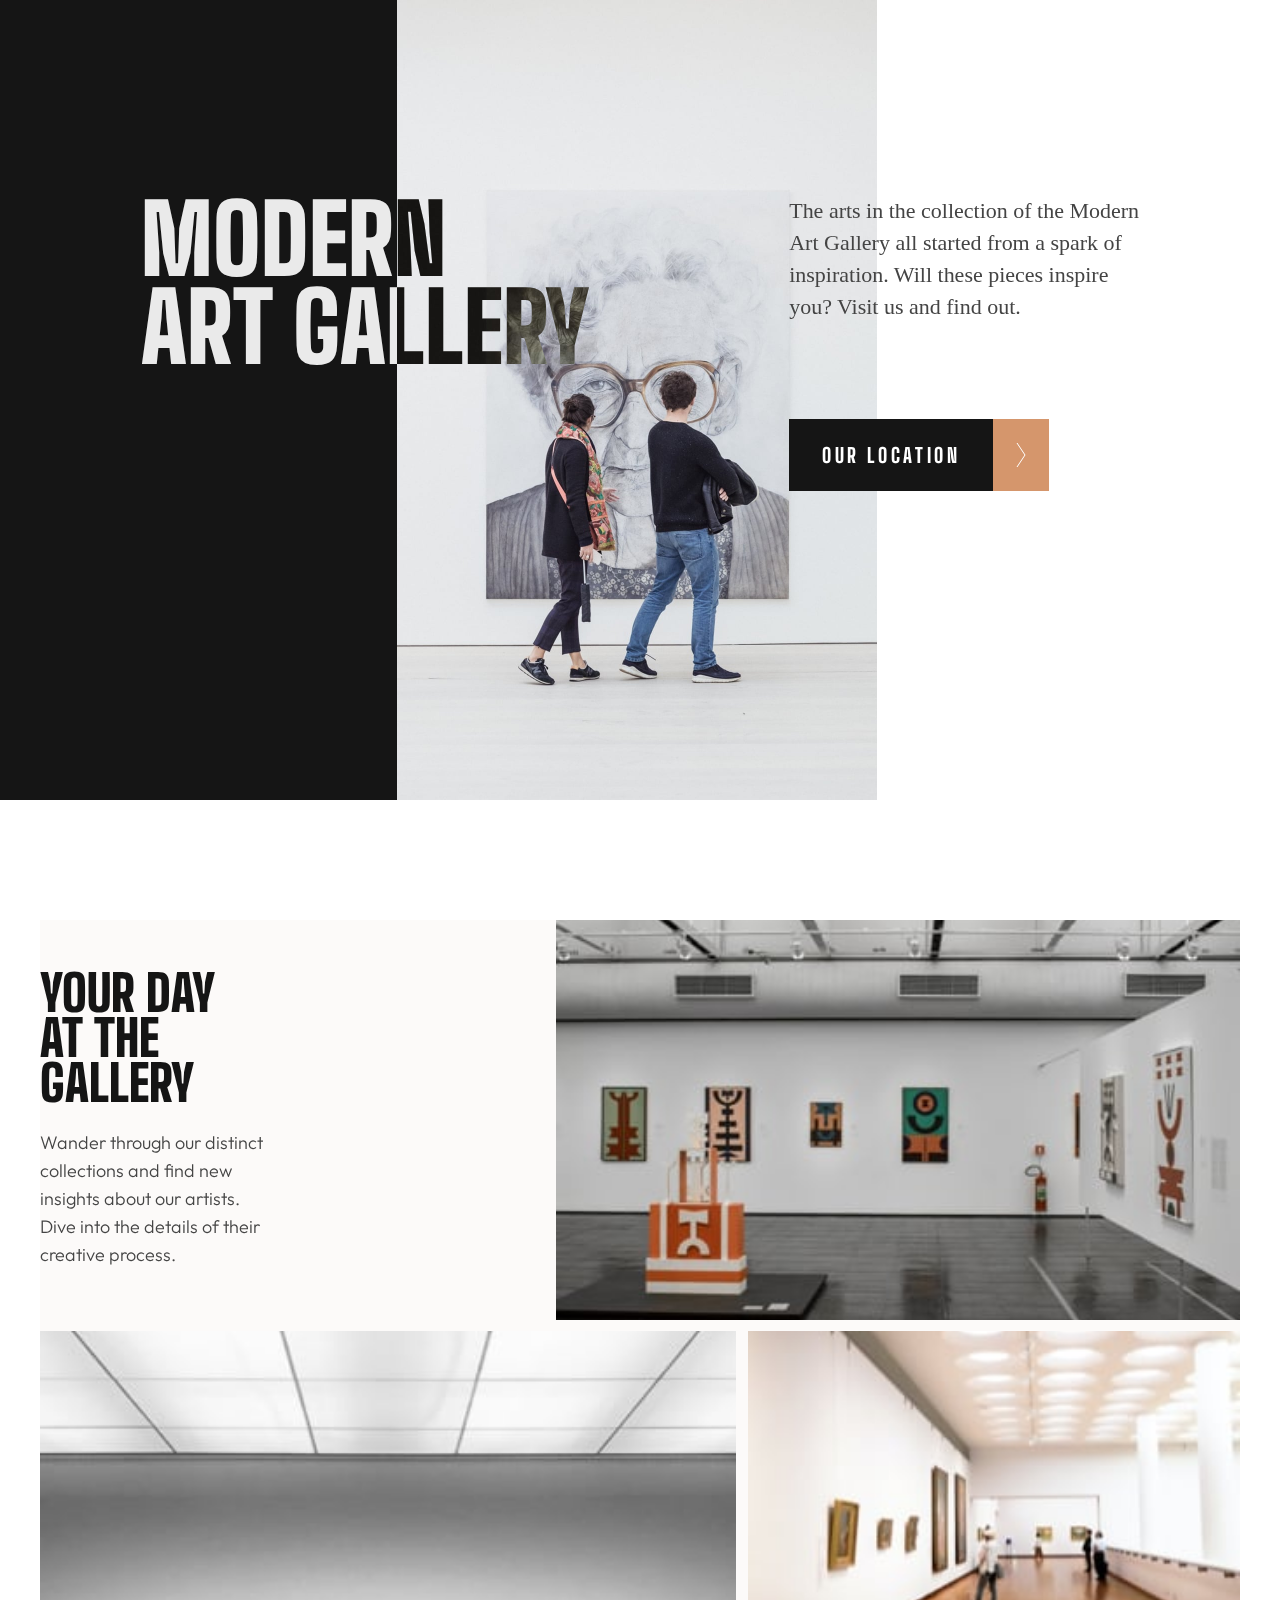
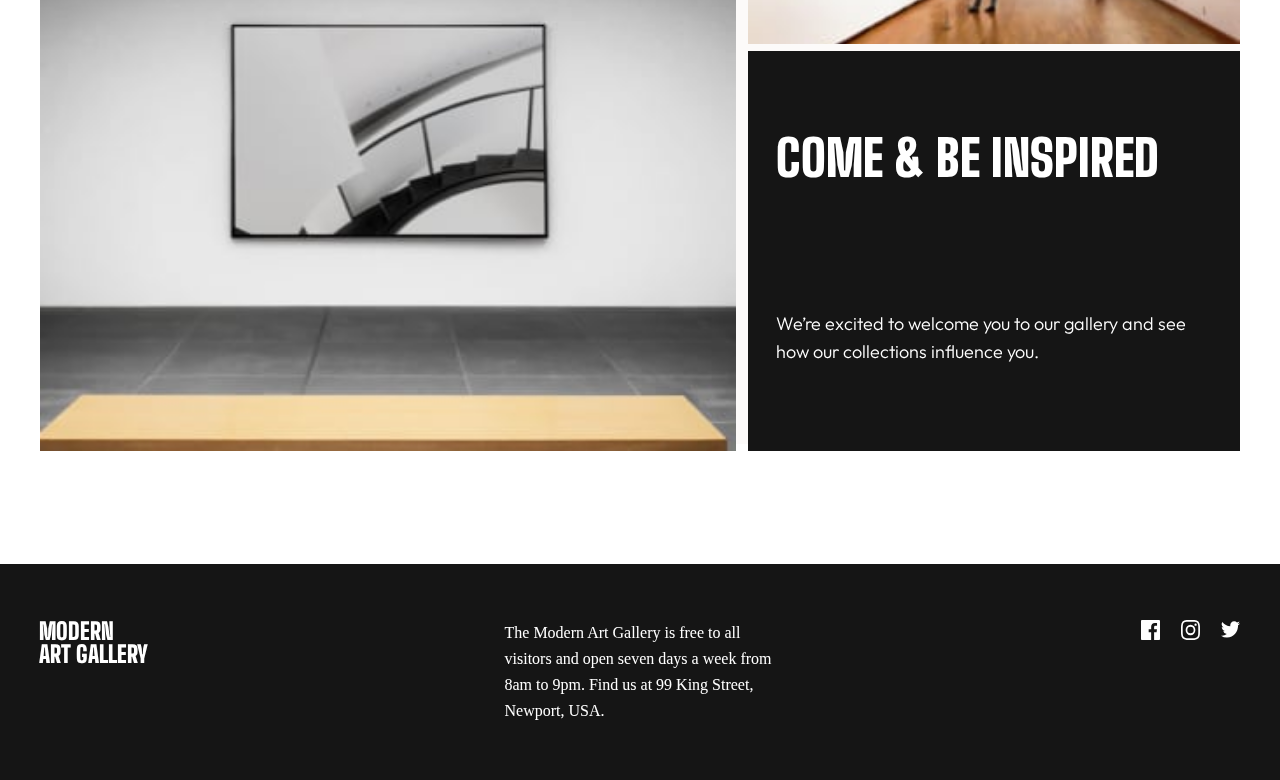
<file: index.html>
<!DOCTYPE html>
<html lang="en">
<head>
  <meta charset="UTF-8">
  <meta name="viewport" content="width=device-width, initial-scale=1.0">

  <link rel="icon" type="image/png" sizes="32x32" href="./assets/favicon-32x32.png">
  <link rel="stylesheet" href="css/reset.css">
  <link rel="stylesheet" href="css/styles.css">
  
  <title>Frontend Mentor | Art gallery website</title>
</head>
<body class="main-container">

  <header class="main-header">
    <div class="desktop-hero-background"></div>
    <div class=" img hero-img" alt="hero-image"></div>
    <section class="main-header-copy-container">
      <div class="main-heading-container">
        <h1 class="main-heading">Modern Art Gallery</h1>
      </div>
      <div class="desktop-header-copy-container">
        <p class="main-header-copy">The arts in the collection of the Modern Art Gallery all started 
          from a spark of inspiration. Will these pieces inspire you? Visit 
          us and find out.</p>
        <div id="our-location-btn" class="btn our-location-btn-container">
          <div class="btn-copy-container our-location-btn-copy-container">
            <h4 class="btn-copy our-location-btn-copy">Our location</h4>
          </div>
          <div class="arrow-icon arrow-icon-right"></div>
        </div> 
      </div>    
    </section>
  </header>


  <main class="main-content-container">

    <article class="content-header">
      <div class=" img content-header-img" alt="image of display at museum"></div>
      <section class="content-header-copy-container">
        <h2 class="content-header-main-header">Your day at the gallery</h2>
        <p class="content-header-copy">Wander through our distinct collections and find new insights about 
          our artists. Dive into the details of their creative process.</p>
      </section>
    </article>

    <article class="gallery-info-container">
      <div class=" img bench-img" alt="image of bench and painting"></div>
      <div class=" img visitors-img" alt="image of people visiting the gallery"></div>
      <section class="gallery-info-copy-container">
        <h2 class="gallery-info-main-header">Come &amp; be inspired</h2>
        <p class="gallery-info-copy">We’re excited to welcome you to our gallery and see how our collections 
          influence you.</p>
      </section>
    </article>

  </main>

  <footer class="footer main-footer">
    <div class="footer-header-container">
      <h3 class="footer-header">Modern Art Gallery</h3>
    </div>
    <div class="footer-copy-container">
      <p class="footer-copy">The Modern Art Gallery is free to all visitors and open seven days a week 
        from 8am to 9pm. Find us at 99 King Street, Newport, USA.</p>
    </div>
    <div class="social-icons-container">
      <div class="social-icon fb-icon"></div>
      <div class="social-icon insta-icon"></div>
      <div class="social-icon twitter-icon"></div>
    </div>
  </footer>
  
<script src="main.js"></script>
</body>
</html>
</file>
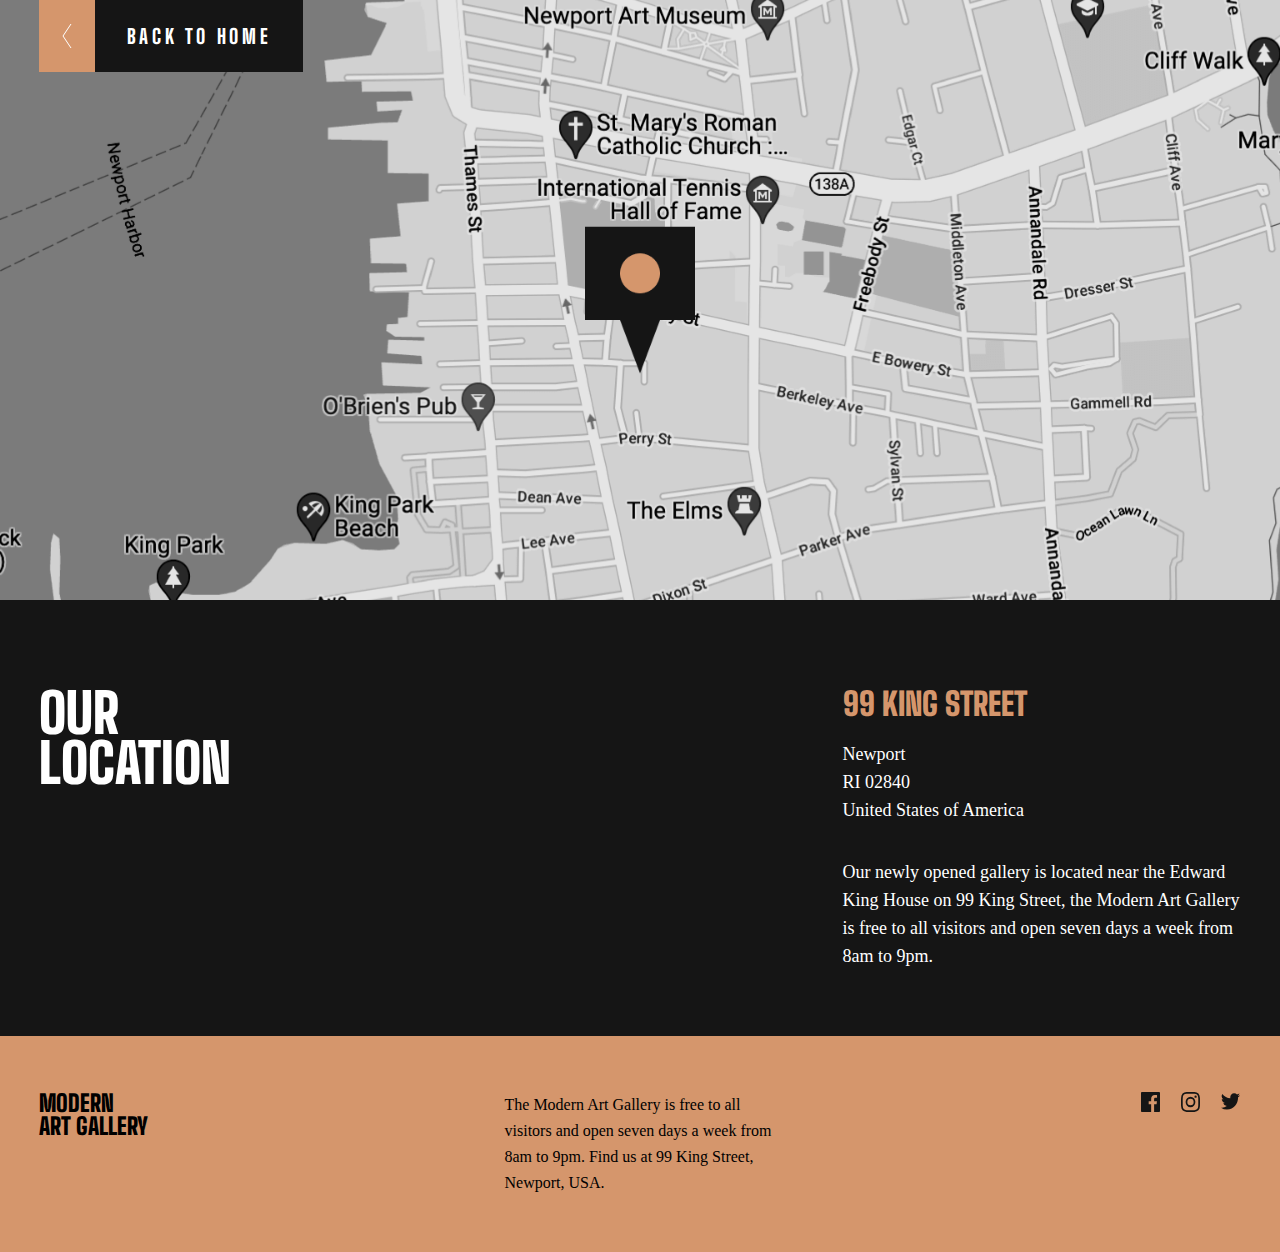
<file: location.html>
<!DOCTYPE html>
<html lang="en">
<head>
  <meta charset="UTF-8">
  <meta name="viewport" content="width=device-width, initial-scale=1.0">

  <link rel="icon" type="image/png" sizes="32x32" href="./assets/favicon-32x32.png">
  <link rel="stylesheet" href="css/reset.css">
  <link rel="stylesheet" href="css/styles.css">
  
  <title>Frontend Mentor | Art gallery website</title>
</head>
<body class="main-container">

  <section class="img map-container">
    <div id="back-to-home-btn" class="btn back-to-home-btn-container">
      <div class="arrow-icon arrow-icon-left"></div>
      <div class="btn-copy-container back-to-home-btn-copy-container">
        <h4 class="btn-copy back-to-home-btn-copy">Back To Home</h4>
      </div>
    </div>
  </section>

  <section class="gallery-location-info-container">
    <h1 class="gallery-location-header">Our location</h1>
    <div class="gallery-address-container">
      <h2 class="gallery-street-location">99 King Street</h2>
      <div class="gallery-street-address-container">
        <p class="gallery-address">Newport<br>
          RI 02840<br>
          United States of America</p>
      </div>
      <div class="location-info-container">
        <p class="gallery-location-info">Our newly opened gallery is located near the Edward King House on 99 King 
          Street, the Modern Art Gallery is free to all visitors and open seven days 
          a week from 8am to 9pm.</p>
      </div>
    </div>
  </section>

  <footer class="footer gallery-location-footer">
    <div class="footer-header-container location-footer-header-container">
      <h3 class="footer-header location-footer-header">Modern Art Gallery</h3>
    </div>
    <div class="footer-copy-container location-footer-copy-container">
      <p class="footer-copy location-footer-copy">The Modern Art Gallery is free to all visitors and open seven days a week 
      from 8am to 9pm. Find us at 99 King Street, Newport, USA.</p>
    </div>
    <div class="social-icons-container">
      <div class="social-icon location-fb-icon"></div>
      <div class="social-icon location-insta-icon"></div>
      <div class="social-icon location-twitter-icon"></div>
    </div>
  </footer>

<script src="main.js"></script>
</body>
</html>
</file>
<file: css/styles.css>
/*##############################*/
          /* IMPORTS */
/*##############################*/


/* FONTS */

@import url('https://fonts.googleapis.com/css2?family=Big+Shoulders+Display:wght@900&family=Outfit:wght@300&display=swap');



/*##############################*/
         /* VARIABLES */
/*##############################*/


:root {

  /* Font-family */
  --main-font-family: 'Outfit', sans-serif;
  --header-font-family: 'Big Shoulders Display', cursive;


  /* Colors */
  --gold: #D5966C;
  --almost-black: #151515;
  --dark-grey: #444;
  --white: #fff;

}


/*##############################*/
       /* MOBILE FIRST */
          /* STYLES */
/*##############################*/


/* GLOBAL STYLES */

/* HTML */
html {
  font-size: 18px;
  box-sizing: border-box;
}
*, *:before, *:after {
  box-sizing: inherit;
}


/* Headers */
h1, h2, h3, h4 {
  font-family: var(--header-font-family);
  font-weight: 900;
  text-transform: uppercase;
}


/* Images */
.img {
  background-repeat: no-repeat;
  background-size: cover;
  background-position: center;
}


/* Buttons */
.btn {
  height: 4rem;
  /* width: 14.444444rem; */
  display: flex;
}


.btn-copy-container {
  background-color: var(--almost-black);
  height: 4rem;
  display: flex;
  justify-content: center;
  align-items: center;
  text-transform: uppercase;
}


.btn-copy {
  font-size: 1.111111rem;
  font-weight: 800;
  line-height: 1.333333rem;
  letter-spacing: 0.20202rem;
  color: var(--white);
}


.arrow-icon {
  height: 4rem;
  width: 3.111111rem;
  background-color: var(--gold);
  background-repeat: no-repeat;
  background-position: center;
}

/* STYLES */


/* Body - main-content-container */
.main-content-container {
  background-color: #FCFAF9;
  font-family: var(--main-font-family);
  font-weight: 300;
}


/* HEADER */


/* Desktop Hero Background - display: none on mobile and tablet */
.desktop-hero-background {
  display: none;
}


/* Hero Image */
.hero-img {
  height: 13.333333rem;
  background-image: url(../assets/mobile/image-hero.jpg);
}


/* Header Copy Container */
.main-header-copy-container {
  margin: 0 0.888889rem 6.666667rem 0.888889rem;
}


/* Main Heading */
.main-heading {
  margin-top: 1.777778rem;
  margin-bottom: 1.777778rem;
  font-size: 3.333333rem;
  line-height: 3.055556rem;
  color: var(--almost-black);
}


/* Main Header Copy */
.main-header-copy {
  line-height: 1.555556rem;
  color: var(--dark-grey);
}


/* OUR LOCATION BUTTON */

/* Location Btn Container */
.our-location-btn-container {
  margin-top: 1.777778rem;
}

/* Location Btn Copy Container */
.our-location-btn-copy-container {
  width: 11.333333rem;
}


/* Location Btn Copy */
/* .our-location-btn-copy {
  
} */


/* Arrow Icon Right */
.arrow-icon-right {
  background-image: url(../assets/icon-arrow-right.svg);
}


/* MAIN CONTENT */


/* Main Content Container */
.main-content-container {
  margin: 0 0.888889rem 6.666667rem 0.888889rem; 
}


/* CONTENT HEADER */


/* Main Content Header Image */
.content-header-img {
  height: 17.777778rem;
  background-image: url(../assets/mobile/image-grid-1.jpg);
}


/* Content Header Copy Container */
.content-header-copy-container {
  margin-top: 1.388889rem;
  margin-bottom: 1.777778rem;
}


/* Content Header h1 */
.content-header-main-header {
  margin-bottom: 1.166667rem;
  font-size: 2.777778rem;
  line-height: 2.5rem;
  color: var(--almost-black);
}


/* Content Header p */
.content-header-copy {
  line-height: 1.555556rem;
  color: var(--dark-grey);
}


/* GALLERY INFO CONTAINER */


/* Bench Image */
.bench-img {
  margin-bottom: 0.888889rem;
  height: 26.666667rem;
  background-image: url(../assets/mobile/image-grid-2.jpg);
}


/* Visitors Image */
.visitors-img {
  margin-bottom: 0.888889rem;
  height: 11.111111rem;
  background-image: url(../assets/mobile/image-grid-3.jpg);
}


/* GALLERY INFO COPY CONTAINER */


/* Gallery Info Copy Container */
.gallery-info-copy-container {
  padding: 2.666667rem 1.333333rem 2.611111rem 1.333333rem;
  background-color: var(--almost-black);
  color: var(--white);
}


/* Gallery Info Header */
.gallery-info-main-header {
  margin-bottom: 1.333333rem;
  font-size: 2.777778rem;
  line-height: 2.5rem;  
}


/* Gallery Info p */
.gallery-info-copy {
  line-height: 1.555556rem;
}


/* FOOTER */


/* Shared Footer Styles */
.footer {
  padding: 2.666667rem 1.777778rem;
  height: 18.666667rem;
  display: flex;
  flex-direction: column;
  justify-content: space-between;
}


/* Main Footer */
.main-footer {
  background-color: var(--almost-black);
  color: var(--white);
}


/* Footer Header Container */
.footer-header-container {
  height: 2.222222rem; 
  width: 6.113889rem;
}


/* Footer Header */
.footer-header {
  font-size: 1.222222rem;
}


/* Footer Copy Container */
.footer-copy-container {
  height: 5.777778rem;
  display: flex;
  align-items: center;
}


/* Footer p */
.footer-copy {
  font-size: 0.888889rem;
  line-height: 1.444444rem;
}


/* Social Icons Container */
.social-icons-container {
  height: 1.111111rem;
  width: 5.555556rem;
  display: flex;
  justify-content: space-between;
}


/* Social Icon Shared Styles */
.social-icon {
  height: 1.111111rem;
  width: 1.111111rem;
  background-repeat: no-repeat;
  background-position: center;
}


/* FB Icon */
.fb-icon {
  background-image: url(../assets/icon-facebook.svg);
}


/* Insta Icon */
.insta-icon {
  background-image: url(../assets/icon-instagram.svg);
}


/* Twitter Icon */
.twitter-icon {
  background-image: url(../assets/icon-twitter.svg);
}



/*##############################*/
    /* LOCATION PAGE STYLES */
/*##############################*/


/* Map Container */
.map-container {
  height: 30.555556rem;
  background-image: url(../assets/mobile/image-map.png);
}


/* Back To Home Btn */
.back-to-home-btn-copy-container {
  width: 11.555556rem;
}


/* BTH Btn Icon */
.arrow-icon-left {
  background-image: url(../assets/icon-arrow-left.svg);
}


/* GALLERY LOCATION INFO CONTAINER */


/* Gallery Location Info Container */
.gallery-location-info-container {
  background-color: var(--almost-black);
  padding-left: 0.888889rem;
  padding-right: 0.888889rem;
  height: 27.388889rem;
}


/* Gallery Location h1 */
.gallery-location-header {
  padding-top: 2.666667rem;
  padding-bottom: 2.666667rem;
  font-size: 2.777778rem; 
  line-height: 2.5rem;
  color: var(--white);
}


/* Gallery Address Container*/
.gallery-address-container {
  height: 16.444444rem;
  color: var(--white);
  display: flex;
  flex-direction: column;
  justify-content: space-between;
}


/* Gallery Street Address */
.gallery-street-location {
  font-size: 1.777778rem;
  line-height: 1.777778rem;
  color: var(--gold);
}

/* Gallery Street Address Container */
.gallery-street-address-container {
  height: 4.666667rem;
  display: flex;
  align-items: center;
}

/* Gallery Address */
.gallery-address {
  line-height: 1.555556rem;
}


/* Gallery Info Container */
.location-info-container {
  height: 7.777778rem;
  display: flex;
  align-items: center;
}


/* Gallery Location Info */
.gallery-location-info {
  line-height: 1.555556rem;
}


/* Gallery Location Footer */
.gallery-location-footer {
  background-color: var(--gold);
}


/* Location FB Icon */
.location-fb-icon {
  background-image: url(../assets/location-icon-facebook.svg);
}


/* Location Insta Icon */
.location-insta-icon {
  background-image: url(../assets/location-icon-instagram.svg);
}


/* Location Twitter Icon */
.location-twitter-icon {
  background-image: url(../assets/location-icon-twitter.svg);
}


/*##############################*/
       /* MEDIA QUERIES */
/*##############################*/


/* TABLET */
/* More than 420px */


@media only screen and (min-width: 420px) {


  /* Main Header */
  .main-header {
    height: 38.888889rem;
    margin-bottom: 6.666667rem;
    display: flex;
    align-items: center;
  }


  /* Hero Image */
  .hero-img {
    background-image: url(../assets/tablet/image-hero.jpg);
    height: 38.888889rem;
    width: 56%;
  }


  /* Main Header Copy Container */
  .main-header-copy-container {
    height: 22.777778rem;
    width: 18.833333rem;
    margin: 0;
    position: relative;
    right: 2.222222rem;
  }


  /* Main Heading */
  .main-heading {
    font-size: 3.888889rem;
    line-height: 3.611111rem;
    margin-top: 0;
    margin-bottom: 2.666667rem;
  }


  /* Our Location Buttons */
  .our-location-btn-container {
    margin-top: 2.666667rem;
  }


  /* Main Content Container */
  .main-content-container {
    margin-left: 2.222222rem;
    margin-right: 2.222222rem;
    display: grid;
    /* height:26.666667rem; */
  }


  /* MAIN CONTENT HEADER */


  /* Content Header */
  .content-header {
    margin-bottom: 0.611111rem;
    display: flex;
    flex-direction: row-reverse;
    align-items: center;
  }


  /* Content Header Image */
  .content-header-img {
    height: 22.222222rem;
    width: 57%;
    background-image: url(../assets/tablet/image-grid-1.jpg);
  }


  /* Content Header Copy Container */
  .content-header-copy-container {
    width: 43%;
    margin: 0;
  }


  /* Content Main Header Copy */
  .content-header-main-header {
    width: 12.388889rem;
    margin-bottom: 1.333333rem;
  }


  /* Content Header Copy */
  .content-header-copy {
    width: 12.388889rem;
  }


  /* GALLERY INFO */


  /* Gallery Info Container */
  .gallery-info-container {
    display: grid;
    grid-template-columns: 58% 41%;
    grid-template-rows: 17.388889rem 22.2rem;
    grid-gap: 1%;
  }


  /* Bench Image */
  .bench-img {
    grid-row-start: span 2;
    height: 40rem;
    background-image: url(../assets/tablet/image-grid-2.jpg);
  }


  /* Visitors Image */
  .visitors-img {
    height: 17.388889rem;
    margin: 0;
    background-image: url(../assets/tablet/image-grid-3.jpg);
  }


  /* Info Copy Container */
  .gallery-info-copy-container {
    height: 22.2rem;
    padding: 4.722222rem 1.583333rem;
    display: flex;
    flex-direction: column;
    justify-content: space-between;
  }


  /* FOOTER */

  /* Footer */
  .footer {
    height: 12rem;
    padding: 3.111111rem 2.194444rem;
    flex-direction: row;
  }


  /* Footer Header Container */
  .footer-header-container {
    width: 6.113889rem;
  }


  /* Footer h1 */
  .footer-header {
    font-size: 1.3rem;
  }


  /* Footer Copy Container */
  .footer-copy-container {
    width: 15.611111rem;
  }


  /*##############################*/
      /* LOCATION PAGE STYLES */
  /*##############################*/


  /* Map Container */
  .map-container {
    height: 33.333333rem;
    background-image: url(../assets/tablet/image-map@2x.png);
  }


  /* Back To Home Button */
  .back-to-home-btn-container {
    margin-left: 2.166667rem;
  }


  /* Gallery Location Info Container */
  .gallery-location-info-container {
    height: 24.222222rem;
    padding: 4.888889rem 2.194444rem 4.444444rem 2.194444rem;
    display: flex;
    justify-content: space-between;
  }


  /* Gallery Location h1 */
  .gallery-location-header {
    width: 12.388889rem;
    padding: 0;
    font-size: 3.055556rem;
    line-height: 2.777778rem;
  }


  /* Gallery Address Container */
  .gallery-address-container {
    /* height: 14.888889rem; */
    width: 22.111111rem;
  }

  
}


/* DESKTOP */
/* More than 1024px */


@media screen and (min-width: 1025px) {


  /* Main Header */
  .main-header {
    height: 44.444444rem;
  }


  /* Hero Background */
  .desktop-hero-background {
    display: block;
    height: 44.444444rem;
    width: 31%;
    background-color: var(--almost-black);
  }


  /* Hero Image */
  .hero-img {
    height: 44.444444rem;
    width: 37.5%;
    background-image: url(../assets/desktop/image-hero@2x.jpg);
  }


  /* Main Header Copy Container */
  .main-header-copy-container {
    width: 100%;
    display: flex;
    /* align-items: center; */
    justify-content: space-between;
    position: absolute;
    left: 0rem;
    right: 0rem;
    padding-left: 11%;
    padding-right: 11%;
  }


  /* Main Heading Container */
  .main-heading-container {
    width: 28.555556rem;
  }


  /* Main Heading */
  .main-heading {
    font-size: 5.333333rem;
    line-height: 4.888889rem;
    color: var(--white);
    mix-blend-mode: difference;
    padding-right: 3.333333rem;
  }


  /* Desktop Header Copy Container */
  .desktop-header-copy-container {
    width: 19.444444rem;
    height: 16.444444rem;
    display: flex;
    flex-direction: column;
    justify-content: space-between;
  }


  /* Main Header Copy */
  .main-header-copy {
    font-size: 1.222222rem;
    line-height: 1.777778rem;
  }


}
</file>
